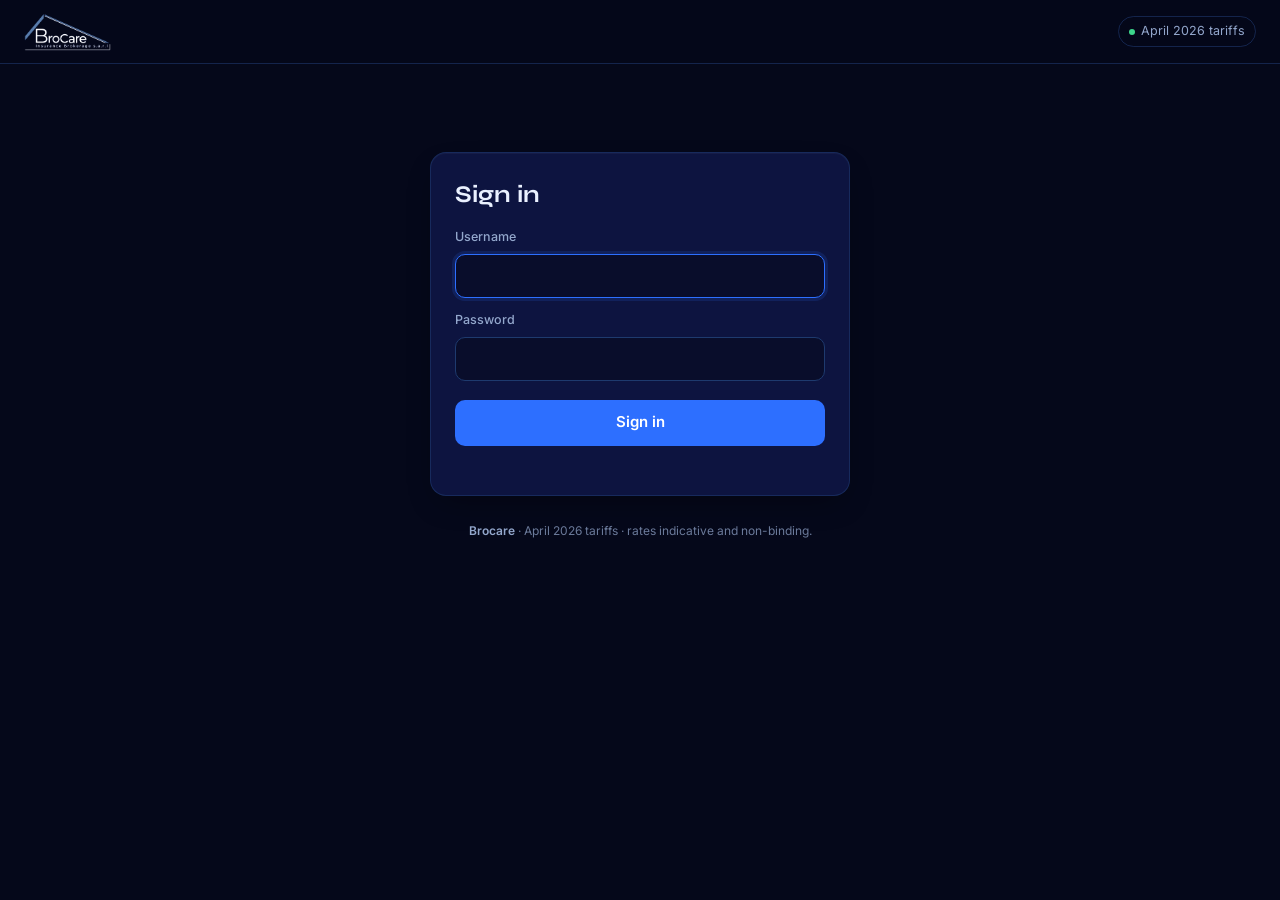
<file: docs/index.html>
<!doctype html>
<html lang="en"><head><meta charset="utf-8">
<meta name="viewport" content="width=device-width,initial-scale=1">
<title>BroCare · Document Studio</title>
<script src="../users.js"></script><script src="../auth.js"></script><script src="../brand.js"></script><script>BrocareAuth.gate('../');</script>

<style id="fontCSS">
@font-face{font-family:'Syne';src:url([data-uri]) format('woff2');font-weight:400 800;font-display:block;}
@font-face{font-family:'InterV';src:url([data-uri]) format('woff2');font-weight:100 900;font-display:block;}
</style>

<style>
:root{
  --bg:#F4F6F9; --surface:#FFFFFF; --surface2:#EBEFF4;
  --ink:#16233A; --ink2:#5A6B85; --line:#D8DFE9;
  --accent:#0E7C86; --accent-ink:#FFFFFF; --accent-soft:#0E7C8618;
  --brand:#12324B;
}
@media (prefers-color-scheme:dark){
  :root{ --bg:#0D1522; --surface:#16202F; --surface2:#1E2A3C;
    --ink:#E8EDF5; --ink2:#8FA0B8; --line:#2A3850;
    --accent:#3BC9CF; --accent-ink:#08222A; --accent-soft:#3BC9CF1F;
    --brand:#E8EDF5; }
}
*{box-sizing:border-box}
body{margin:0;background:var(--bg);color:var(--ink);font-family:'InterV',system-ui,sans-serif;
  font-size:14px;line-height:1.55;-webkit-font-smoothing:antialiased;}
.top{display:flex;align-items:center;justify-content:space-between;gap:16px;padding:14px 20px;
  background:var(--surface);border-bottom:1px solid var(--line);position:sticky;top:0;z-index:20;}
.top .bm{display:flex;align-items:center;gap:11px;}
.top .dot{width:26px;height:26px;border-radius:7px;background:var(--brand);display:grid;place-items:center;
  color:#fff;font-family:'Syne';font-weight:800;font-size:12px;}
@media (prefers-color-scheme:dark){ .top .dot{background:var(--accent);color:var(--accent-ink);} }
.top .t1{font-family:'Syne';font-weight:700;font-size:15px;letter-spacing:-.01em;}
.top .t2{font-size:11px;color:var(--ink2);}
.actions{display:flex;gap:8px;flex-wrap:wrap;}
button{font:inherit;cursor:pointer;border-radius:9px;border:1px solid var(--line);background:var(--surface2);
  color:var(--ink);padding:9px 14px;font-weight:600;font-size:13px;transition:.15s;}
button:hover{border-color:var(--accent);}
button:focus-visible{outline:2px solid var(--accent);outline-offset:2px;}
button.pri{background:var(--accent);color:var(--accent-ink);border-color:var(--accent);}
button.sm{padding:6px 10px;font-size:12px;}

.layout{display:grid;grid-template-columns:394px 1fr;align-items:start;}
@media (max-width:980px){ .layout{grid-template-columns:1fr;} }
.rail{padding:18px 20px 60px;border-right:1px solid var(--line);background:var(--surface);
  min-height:calc(100vh - 56px);}
.stage{padding:26px 20px 70px;overflow:auto;}

.seg{display:grid;grid-auto-flow:column;gap:4px;background:var(--surface2);padding:4px;border-radius:11px;
  border:1px solid var(--line);}
.seg button{background:transparent;border:0;padding:9px 6px;border-radius:8px;font-size:12.5px;}
.seg button[aria-pressed="true"]{background:var(--accent);color:var(--accent-ink);}

h2.sec{font-family:'Syne';font-weight:700;font-size:11px;letter-spacing:.15em;text-transform:uppercase;
  color:var(--ink2);margin:22px 0 10px;}
.field{margin-bottom:11px;}
.field label{display:block;font-size:11.5px;color:var(--ink2);margin-bottom:4px;font-weight:600;}
input,textarea,select{width:100%;font:inherit;font-size:13px;padding:9px 11px;border-radius:9px;
  border:1px solid var(--line);background:var(--bg);color:var(--ink);}
input:focus,textarea:focus,select:focus{outline:2px solid var(--accent);outline-offset:1px;border-color:var(--accent);}
textarea{min-height:66px;resize:vertical;line-height:1.5;}
.row2{display:grid;grid-template-columns:1fr 1fr;gap:9px;}
.rowlist{display:grid;gap:8px;}
.mini{background:var(--bg);border:1px solid var(--line);border-radius:11px;padding:10px;display:grid;gap:8px;}
.mini .hd{display:flex;justify-content:space-between;align-items:center;}
.mini .hd b{font-size:12px;}
.del{border:0;background:transparent;color:var(--ink2);padding:4px 7px;font-size:15px;line-height:1;}
.del:hover{color:#C0392B;}
.hint{font-size:11px;color:var(--ink2);margin-top:6px;line-height:1.5;}
.banner{background:var(--accent-soft);border:1px solid var(--accent);border-radius:11px;padding:11px 13px;
  font-size:12px;margin-bottom:16px;}

.stagebar{display:flex;justify-content:space-between;align-items:center;gap:12px;margin-bottom:16px;flex-wrap:wrap;}
.zoomctl{display:flex;align-items:center;gap:8px;font-size:12px;color:var(--ink2);}
.frame{overflow:auto;}
.scaler{transform-origin:top left;}
.warn{display:none;background:#B4540A18;border:1px solid #B4540A;color:#B4540A;
  border-radius:10px;padding:10px 13px;font-size:12.5px;margin-bottom:14px;font-weight:600;}
@media (prefers-color-scheme:dark){ .warn{color:#F0A35E;border-color:#F0A35E;background:#F0A35E18;} }
@media print{ .warn{display:none !important;} }
</style>

<style id="sheetCSS">
/* Self-contained: this block is injected verbatim into the PNG-export SVG,
   which does NOT inherit the app-chrome reset — so it must carry its own. */
.sheet,.sheet *{box-sizing:border-box;margin:0;padding:0;}
.sheet{background:#fff;color:#0E1730;position:relative;overflow:hidden;font-family:'InterV',sans-serif;
  box-shadow:0 18px 50px rgba(5,8,26,.20);line-height:1.55;}
.sheet.a4{width:794px;height:1123px;}
.sheet.card{width:480px;height:600px;background:#05081A;color:#fff;}
.sheet .tab{font-variant-numeric:tabular-nums lining-nums;}
.sheet .lbl{font-size:8px;letter-spacing:.19em;text-transform:uppercase;color:#8194AE;font-weight:600;}
.sheet .val{font-size:12.5px;color:#0E1730;font-weight:500;}
.sheet .mast{height:106px;background:#05081A;padding:0 46px;display:flex;align-items:center;justify-content:space-between;}
.sheet .mast img{height:68px;}
.sheet .mast .r{text-align:right;}
.sheet .mast .r .t{font-family:'Syne';font-weight:700;font-size:14px;color:#fff;}
.sheet .mast .r .s{font-size:8.5px;letter-spacing:.18em;text-transform:uppercase;color:#4FC3F7;margin-top:4px;}
.sheet .intro{display:grid;grid-template-columns:repeat(4,1fr);gap:18px;margin:26px 46px;
  padding-bottom:20px;border-bottom:1px solid #DBE3EF;}
.sheet .intro .val{margin-top:5px;}
.sheet .fine{position:absolute;left:46px;right:46px;bottom:112px;font-size:8.5px;color:#8194AE;line-height:1.65;}
.sheet .foot{position:absolute;left:0;right:0;bottom:0;height:88px;background:#05081A;padding:0 46px;
  display:flex;align-items:center;justify-content:space-between;}
.sheet .foot .c{font-size:9.5px;color:rgba(255,255,255,.72);line-height:1.75;}
.sheet .foot .c b{color:#4FC3F7;font-weight:600;}
.sheet .foot .sig .n{font-family:'Syne';font-weight:700;font-size:12px;color:#fff;text-align:right;}
.sheet h3{font-family:'Syne';font-weight:700;font-size:13px;letter-spacing:.13em;text-transform:uppercase;
  margin:26px 46px 12px;color:#0E1730;}
.sheet .steps{display:grid;grid-template-columns:repeat(3,1fr);gap:24px;margin:0 46px;}
.sheet .steps .st{padding-top:11px;border-top:1px solid #DBE3EF;}
.sheet .steps .st .n{font-family:'InterV';font-weight:700;font-size:10.5px;color:#4FC3F7;letter-spacing:.14em;
  font-variant-numeric:tabular-nums;}
.sheet .steps .st .t{font-size:11px;font-weight:600;margin-top:6px;color:#0E1730;}
.sheet .steps .st .d{font-size:9.5px;color:#5C6D87;margin-top:3px;line-height:1.5;}
.sheet .callout{margin:30px 46px 0;background:#F4F7FB;border-left:2px solid #4FC3F7;padding:16px 20px;
  font-size:11px;color:#5C6D87;line-height:1.65;}
.sheet .cols{padding:0 46px;display:grid;}
.sheet .rowlbl{font-size:11px;color:#5C6D87;padding:13px 14px 13px 0;border-bottom:1px solid #EDF1F7;
  display:flex;align-items:center;min-height:44px;}
.sheet .col{border-bottom:1px solid #EDF1F7;min-height:44px;display:flex;align-items:center;
  justify-content:center;font-size:12px;font-weight:600;text-align:center;padding:0 6px;}
.sheet .col.a{background:#F4F7FB;}
.sheet .yes{color:#1A3BDB;font-size:15px;}
.sheet .no{color:#B9C5D6;font-size:14px;}
.sheet .chead{padding:15px 12px 14px;text-align:center;border-bottom:2px solid #05081A;}
.sheet .chead.a{background:#F4F7FB;border-bottom-color:#4FC3F7;position:relative;}
.sheet .chead .cn{font-family:'Syne';font-weight:700;font-size:14px;line-height:1.25;letter-spacing:-.01em;}
.sheet .chead .cs{font-size:8.5px;color:#8194AE;margin-top:4px;letter-spacing:.09em;text-transform:uppercase;}
.sheet .chip-rec{position:absolute;top:-9px;left:50%;transform:translateX(-50%);background:#4FC3F7;color:#05081A;
  font-size:7px;font-weight:700;letter-spacing:.15em;text-transform:uppercase;padding:3px 9px;white-space:nowrap;}
.sheet .plbl{font-family:'Syne';font-weight:700;font-size:11.5px;letter-spacing:.11em;text-transform:uppercase;
  color:#0E1730;border-bottom:none;padding-top:20px;align-items:flex-start;}
.sheet .pcol{border-bottom:none;padding-top:16px;flex-direction:column;gap:3px;min-height:78px;justify-content:flex-start;}
.sheet .pcol .amt{font-family:'InterV';font-weight:800;font-size:23px;letter-spacing:-.01em;color:#05081A;
  line-height:1;font-variant-numeric:tabular-nums lining-nums;}
.sheet .pcol .amt .cur{font-size:11px;font-weight:600;color:#5C6D87;vertical-align:3px;margin-right:3px;letter-spacing:.02em;}
.sheet .pcol .per{font-size:9px;color:#8194AE;letter-spacing:.06em;}
.sheet .pcol.a .amt{color:#1A3BDB;}
.sheet .inv-meta{display:grid;grid-template-columns:1fr 1fr;gap:30px;margin:26px 46px;padding-bottom:22px;
  border-bottom:1px solid #DBE3EF;}
.sheet .inv-meta .val{margin-top:6px;font-size:13.5px;font-weight:600;}
.sheet .inv-meta .sub{font-size:11px;color:#5C6D87;margin-top:3px;line-height:1.55;}
.sheet table.items{width:100%;border-collapse:collapse;font-size:12px;}
.sheet table.items thead th{background:#05081A;color:#fff;font-weight:600;font-size:8.5px;letter-spacing:.16em;
  text-transform:uppercase;padding:9px 14px;text-align:left;}
.sheet table.items thead th:last-child{text-align:right;}
.sheet table.items tbody td{padding:11px 14px;border-bottom:1px solid #E8EDF5;color:#2A3A55;}
.sheet table.items tbody td:last-child{text-align:right;font-weight:600;color:#0E1730;
  font-variant-numeric:tabular-nums lining-nums;}
.sheet .totbox{margin:24px 46px 0;display:flex;justify-content:flex-end;}
.sheet .totgrid{min-width:290px;}
.sheet .totrow{display:flex;justify-content:space-between;gap:24px;padding:8px 0;font-size:12px;color:#5C6D87;}
.sheet .totrow span:last-child{font-variant-numeric:tabular-nums lining-nums;color:#0E1730;font-weight:600;}
.sheet .totrow.grand{border-top:2px solid #05081A;margin-top:8px;padding-top:13px;}
.sheet .totrow.grand span:first-child{font-family:'Syne';font-weight:700;font-size:12px;letter-spacing:.11em;
  text-transform:uppercase;color:#0E1730;}
.sheet .totrow.grand span:last-child{font-family:'InterV';font-weight:800;font-size:23px;color:#1A3BDB;letter-spacing:-.01em;}
.sheet .pay{margin:28px 46px 0;background:#F4F7FB;border-left:2px solid #4FC3F7;padding:15px 19px;}
.sheet .pay .k{font-size:8px;letter-spacing:.19em;text-transform:uppercase;color:#8194AE;font-weight:600;}
.sheet .pay .v{font-size:12px;color:#0E1730;margin-top:5px;font-weight:600;}
.sheet .pay .n{font-size:10px;color:#5C6D87;margin-top:5px;line-height:1.55;}
.sheet.card .in{padding:34px 34px 0;display:flex;flex-direction:column;height:100%;position:relative;}
.sheet.card .glow{position:absolute;width:420px;height:420px;border-radius:50%;top:-210px;right:-170px;
  background:radial-gradient(circle,rgba(45,111,255,.34),transparent 68%);}
.sheet.card .hd{display:flex;justify-content:space-between;align-items:flex-start;position:relative;}
.sheet.card .hd img{height:44px;}
.sheet.card .hd .r{text-align:right;}
.sheet.card .hd .r .k{font-size:7.5px;letter-spacing:.18em;text-transform:uppercase;color:rgba(255,255,255,.45);}
.sheet.card .hd .r .v{font-size:10.5px;font-weight:600;color:#4FC3F7;margin-top:3px;letter-spacing:.03em;}
.sheet.card .who{margin-top:26px;position:relative;}
.sheet.card .who .k{font-size:7.5px;letter-spacing:.19em;text-transform:uppercase;color:rgba(255,255,255,.45);}
.sheet.card .who .n{font-family:'Syne';font-weight:700;font-size:19px;color:#fff;margin-top:6px;}
.sheet.card .who .s{font-size:11px;color:rgba(255,255,255,.62);margin-top:4px;}
.sheet.card .figw{margin-top:20px;padding:20px 0 18px;border-top:1px solid rgba(79,195,247,.28);
  border-bottom:1px solid rgba(255,255,255,.10);position:relative;}
.sheet.card .figw .k{font-size:7.5px;letter-spacing:.19em;text-transform:uppercase;color:rgba(255,255,255,.45);}
.sheet.card .figw .fig{font-family:'InterV',system-ui,sans-serif;font-weight:700;font-size:29px;line-height:1.05;
  letter-spacing:-.015em;font-variant-numeric:tabular-nums;color:#fff;margin-top:8px;}
.sheet.card .figw .fig .cur{font-size:13px;color:#4FC3F7;vertical-align:7px;margin-right:5px;letter-spacing:0;font-weight:600;}
.sheet.card .figw .fig .per{font-size:11px;color:rgba(255,255,255,.5);font-weight:400;letter-spacing:0;
  vertical-align:4px;margin-left:6px;}
.sheet.card .chips{margin-top:18px;display:grid;grid-template-columns:1fr 1fr;gap:9px;position:relative;}
.sheet.card .chip{background:rgba(255,255,255,.055);border:1px solid rgba(255,255,255,.10);padding:9px 11px;}
.sheet.card .chip.wide{grid-column:1 / -1;}
/* three detail chips (the health quoter's Insurer / Plan / Out-patient) sit on one row */
.sheet.card .chips.c3{grid-template-columns:repeat(3,1fr);}
.sheet.card .chip.hl{background:rgba(79,195,247,.10);border-color:rgba(79,195,247,.34);}
.sheet.card .chip .k{font-size:7.5px;letter-spacing:.15em;text-transform:uppercase;color:#4FC3F7;}
.sheet.card .chip .v{font-size:11px;color:#fff;font-weight:500;margin-top:3px;}
.sheet.card .chip .v.desc{font-size:10px;font-weight:400;line-height:1.55;color:rgba(255,255,255,.86);}
.sheet.card .chip .dobs{font-size:9px;color:rgba(255,255,255,.58);margin-top:4px;line-height:1.6;
  font-variant-numeric:tabular-nums;}
.sheet.card .valid{margin-top:auto;font-size:9.5px;color:rgba(255,255,255,.55);position:relative;line-height:1.6;}
.sheet.card .cta{margin-top:15px;padding:15px 0 20px;border-top:1px solid rgba(255,255,255,.10);
  display:flex;justify-content:space-between;align-items:flex-end;position:relative;}
.sheet.card .cta .l .t{font-family:'Syne';font-weight:700;font-size:12.5px;color:#fff;}
.sheet.card .cta .l .p{font-size:11px;color:#4FC3F7;margin-top:4px;font-weight:600;letter-spacing:.02em;}
.sheet.card .cta .rr{text-align:right;font-size:8px;color:rgba(255,255,255,.42);line-height:1.65;}

/* ---- cover guide: three A4 pages ---- */
.gpages{display:grid;gap:26px;}
.sheet.guide .gb{padding:24px 46px 0;}
.sheet.guide .gmeta{display:grid;grid-template-columns:repeat(3,1fr);gap:22px;padding-bottom:20px;border-bottom:1px solid #E4E9F2;}
.sheet.guide .gmeta .val{margin-top:5px;}
.sheet.guide .gh2{font-family:'Syne';font-weight:700;font-size:19px;letter-spacing:-.01em;margin-top:24px;color:#0E1730;}
.sheet.guide .glead{font-size:11.5px;color:#5C6D87;margin-top:6px;line-height:1.55;max-width:620px;}
.sheet.guide .gcars{display:grid;gap:14px;margin-top:16px;}
.sheet.guide .gcar{border-radius:13px;padding:16px 18px;background:#F4F7FB;}
.sheet.guide .gcar.dk{background:#05081A;color:#fff;}
.sheet.guide .gcar .n{font-family:'Syne';font-weight:700;font-size:14px;line-height:1.2;}
.sheet.guide .gcar .y{font-size:10px;color:#8194AE;margin-top:3px;}
.sheet.guide .gcar .p{margin-top:12px;font-size:10.5px;line-height:1.7;}
.sheet.guide .gcar .p b{font-weight:600;}
.sheet.guide .gcar .pr{margin-top:10px;font-size:19px;font-weight:700;white-space:nowrap;letter-spacing:-.01em;}
.sheet.guide .gcar .pr small{font-size:9.5px;font-weight:500;color:#8194AE;}
.sheet.guide .gar{color:#8194AE;font-size:.92em;font-weight:500;}
.sheet.guide .gcar.dk .gar,.sheet.guide .gcv.dk .gar{color:#9AA7C4;}
.sheet.guide .glist{display:grid;grid-template-columns:1fr 1fr;gap:10px 26px;margin-top:14px;}
.sheet.guide .git{display:flex;gap:10px;font-size:11px;line-height:1.5;color:#0E1730;}
.sheet.guide .git > i{flex:none;width:18px;height:18px;border-radius:50%;background:#E5EEFC;color:#1A3BDB;display:flex;align-items:center;justify-content:center;font-style:normal;font-weight:700;font-size:9px;margin-top:1px;}
.sheet.guide .git.no > i{background:#F6EDE6;color:#B5651D;}
.sheet.guide .git b{font-weight:600;}
.sheet.guide .gt{width:100%;border-collapse:collapse;margin-top:16px;font-size:10.5px;}
.sheet.guide .gt th{font-family:'Syne';font-weight:700;font-size:11px;text-align:left;padding:9px 9px;border-bottom:2px solid #05081A;vertical-align:bottom;}
.sheet.guide .gt th small{display:block;font-family:'InterV';font-weight:500;font-size:8.5px;color:#8194AE;margin-top:2px;}
.sheet.guide .gt td{padding:7px 9px;border-bottom:1px solid #EDF1F7;vertical-align:top;line-height:1.45;font-weight:500;}
.sheet.guide .gt td:first-child{color:#5C6D87;width:38%;font-weight:400;}
.sheet.guide .gt .gy{color:#1A3BDB;}
.sheet.guide .gt .gd{color:#8194AE;}
.sheet.guide .gnote{margin-top:16px;background:#F4F7FB;border-left:3px solid #4FC3F7;padding:12px 18px;font-size:10.5px;line-height:1.55;color:#5C6D87;}
.sheet.guide .gnote b{color:#0E1730;}
.sheet.guide .gsteps{display:grid;grid-template-columns:repeat(3,1fr);gap:18px;margin-top:12px;}
.sheet.guide .gst{border-top:1px solid #DBE3EF;padding-top:10px;}
.sheet.guide .gst .k{font-family:'Syne';color:#4FC3F7;font-weight:700;font-size:11px;letter-spacing:.1em;}
.sheet.guide .gst .t{font-weight:600;font-size:11.5px;margin-top:5px;}
.sheet.guide .gst .d{font-size:10.5px;color:#5C6D87;margin-top:3px;line-height:1.5;}
.sheet.guide .gcov{display:grid;grid-template-columns:1fr 1fr;gap:12px;margin-top:14px;}
.sheet.guide .gcv{border-radius:13px;padding:12px 17px;background:#F4F7FB;}
.sheet.guide .gcv .h{display:flex;justify-content:space-between;align-items:baseline;gap:10px;}
.sheet.guide .gcv b{font-family:'Syne';font-size:13px;font-weight:700;}
.sheet.guide .gcv p{font-size:10.5px;color:#5C6D87;margin-top:4px;line-height:1.5;}
.sheet.guide .gcv.dk{background:#05081A;color:#fff;}
.sheet.guide .gcv.dk p{color:#B8C3DA;}
.sheet.guide .gcv.wide{grid-column:span 2;}
.sheet.guide .gpn{position:absolute;right:46px;bottom:98px;font-size:8.5px;color:#8194AE;}
.sheet.guide .fine{right:110px;}
</style>

<style id="pageRule">@page{size:210mm 297mm;margin:0}</style>
<style>
*{-webkit-print-color-adjust:exact;print-color-adjust:exact;}
@media print{
  .top,.rail,.stagebar{display:none !important;}
  .layout{grid-template-columns:1fr !important;}
  .stage{padding:0 !important;overflow:visible !important;}
  .frame{overflow:visible !important;height:auto !important;}
  .scaler{transform:none !important;}
  .sheet{box-shadow:none !important;}
  .gpages{display:block !important;}
  .gpages .sheet{break-after:page;page-break-after:always;}
  .gpages .sheet:last-child{break-after:auto;page-break-after:auto;}
  body{background:#fff;}
}
</style>
<style>
  .backlink{
    display:block;text-decoration:none;color:#64748b;
    font-size:13px;font-weight:700;padding:10px 16px 0;
  }
  .backlink:hover{color:#0E7C86}
  @media print{ .backlink{display:none} }
</style>
<link rel="stylesheet" href="../brocare-theme.css">
</head><body>

<a class="backlink" href="../">‹ All Brocare tools</a>

<div class="top">
  <div class="bm">
    <div class="dot">B</div>
    <div><div class="t1">Document Studio</div><div class="t2">BroCare Insurance Brokerage SARL</div></div>
  </div>
  <div class="actions">
    <button id="btnWa" class="pri" style="display:none">Send on WhatsApp</button>
    <button id="btnPng">Download PNG</button>
    <button id="btnPdf" class="pri">Download PDF</button>
  </div>
</div>

<div class="layout">
  <div class="rail">
    <div id="prefillBanner" class="banner" style="display:none"></div>
    <div class="seg" role="group" aria-label="Document type">
      <button data-t="card"       aria-pressed="true">Offer card</button>
      <button data-t="comparison" aria-pressed="false">Comparison</button>
      <button data-t="invoice"    aria-pressed="false">Invoice</button>
      <button data-t="guide"      aria-pressed="false">Cover guide</button>
    </div>
    <div id="form"></div>
  </div>

  <div class="stage">
    <div class="stagebar">
      <div class="zoomctl">
        <label for="zoom">Preview size</label>
        <input id="zoom" type="range" min="30" max="110" value="80" style="width:150px">
        <span id="zoomv">80%</span>
      </div>
      <div class="zoomctl" id="sizeNote"></div>
    </div>
    <div class="warn" id="warn"></div>
    <div class="frame" id="frame"><div class="scaler" id="scaler"></div></div>
  </div>
</div>

<script>
const LOGO = "[data-uri]";
const $ = id => document.getElementById(id);
const esc = s => String(s==null?'':s).replace(/[&<>"]/g, c => ({'&':'&amp;','<':'&lt;','>':'&gt;','"':'&quot;'}[c]));
const money = n => Number(n||0).toLocaleString('en-US');

/* dates are the local calendar day: toISOString() is UTC, a day behind in Beirut until 03:00 */
const isoLocal = d => d.getFullYear()+'-'+String(d.getMonth()+1).padStart(2,'0')+'-'+String(d.getDate()).padStart(2,'0');
function todayISO(){ return isoLocal(new Date()); }
function fmtDate(iso){
  if(!iso) return '';
  const d=new Date(iso+'T00:00:00'); if(isNaN(d)) return esc(iso);   /* it goes into the page as HTML */
  return d.getDate()+' '+d.toLocaleString('en-GB',{month:'long'})+' '+d.getFullYear();
}
function addDays(iso,n){
  const d=new Date(iso+'T00:00:00'); if(isNaN(d)) return iso;
  d.setDate(d.getDate()+Number(n||0)); return isoLocal(d);
}

const D = {
  type:'card', line:'medical',
  client:'Rida Family', sub:'Medical insurance · 5 members',
  ref:'BRC-H-2026-0001', issued:todayISO(), validDays:14,
  price:4150, priceLabel:'Annual premium', per:'/ year',
  chips:[ {k:'Plan',v:'SP Smart'}, {k:'Out-patient',v:'85% covered'} ],
  desc:'', descLabel:'Hospital network', members:'',
  options:[
    {name:'SP Smart Plus', tag:'Wider network', price:5835},
    {name:'SP Smart',      tag:'Lower premium', price:4150}
  ],
  rows:[
    {label:'Members covered', values:['5','5']},
    {label:'Out-patient (ambulatory)', values:['85%','85%']},
    {label:'AUBMC', values:['yes','no']}
  ],
  recommended:-1, note:'',
  steps:null, validUntil:'', mastSub:'',
  gInsurer:'Fidelity', gHotline:'1575',
  gCars:[
    {name:'Toyota Land Cruiser', year:2024, plan:'Prime Drive', si:60000, price:1590, sports:'no'},
    {name:'Kia Sportage', year:2019, plan:'Smart Drive', si:18000, price:675, sports:'no'}
  ],
  gStart:'The prices and limits are for cover that starts before 1 November 2026.',
  gNote:'Starting on or after 1 November 2026? The insurer\u2019s new tariff applies from that date. The prices change, and so do some limits. If your cover starts on or after 1 November, we will send you an updated offer.',
  gSource:'Limits from the insurer\u2019s Motor All Risk tariff for private cars, effective 1 April 2026. This is a summary; the policy wording applies in every case.',
  items:[{desc:'Annual premium, medical insurance', amount:4150}],
  discounts:[],
  invNo:'INV-2026-0001', dueDays:14,
  clientAddr:'', policyRef:'', insurer:'', period:''
};

/* Comparison starters: one for medical, one for motor. Picking one loads its rows and wording. */
const STEPS = {
  medical:[
    {t:'Tell us which plan', d:'Reply with your choice by email or WhatsApp.'},
    {t:'We bind the cover', d:'We place the risk and agree inception with the insurer.'},
    {t:'Documents issued', d:'Policy and cards delivered within 2 to 5 working days.'}],
  motor:[
    {t:'Confirm your choice', d:'Reply by email or WhatsApp with the vehicles you want covered.'},
    {t:'We place the cover', d:'We confirm the terms with the insurer and agree the start date.'},
    {t:'Documents issued', d:'Policy and cards delivered within 2 to 5 working days.'}]
};
const STARTER = {
  medical:{ sub:'Medical insurance', mastSub:'',
    options:[{name:'SP Smart Plus',tag:'Wider network',price:5835},{name:'SP Smart',tag:'Lower premium',price:4150}],
    rows:[{label:'Members covered',values:['5','5']},{label:'Out-patient (ambulatory)',values:['85%','85%']},{label:'AUBMC',values:['yes','no']}] },
  motor:{ sub:'Motor insurance', mastSub:'',
    options:[{name:'Vehicle 1',tag:'Year',price:0},{name:'Vehicle 2',tag:'Year',price:0}],
    rows:[{label:'Insurer',values:['','']},{label:'Cover',values:['','']},{label:'Agency repair',values:['yes','no']},
          {label:'Compulsory BI (إلزامي)',values:['yes','yes']},{label:'Sum insured',values:['','']}] }
};
function steps(){ return D.steps || STEPS[D.line==='motor'?'motor':'medical']; }

(function prefill(){
  const h = location.hash;
  if(!h || h.length<8) return;
  try{
    const b64 = h.slice(1).replace(/^data=/,'');
    const raw = decodeURIComponent(Array.prototype.map.call(atob(b64),
      c => '%'+('00'+c.charCodeAt(0).toString(16)).slice(-2)).join(''));
    const p = JSON.parse(raw);
    Object.keys(p).forEach(k => { if(p[k]!==undefined && p[k]!==null) D[k]=p[k]; });
    const b=$('prefillBanner');
    b.style.display='block';
    b.innerHTML='<b>Loaded from the '+esc(p.line==='motor'?'motor':'health')+' quoter.</b> '+
      'Client, cover and the final price you confirmed are filled in, and everything stays editable.';
  }catch(e){ console.warn('prefill failed', e); }
})();

function field(label, key, type){
  const v = D[key]==null?'':D[key];
  if(type==='textarea')
    return '<div class="field"><label for="f_'+key+'">'+label+'</label>'+
      '<textarea id="f_'+key+'" data-k="'+key+'">'+esc(v)+'</textarea></div>';
  return '<div class="field"><label for="f_'+key+'">'+label+'</label>'+
    '<input id="f_'+key+'" data-k="'+key+'" type="'+(type||'text')+'" value="'+esc(v)+'"></div>';
}

function buildForm(){
  let h = '<h2 class="sec">Client</h2>';
  h += field('Client name','client');
  h += field('Sub-line (cover, members…)','sub');
  h += '<div class="row2">'+field('Reference','ref')+field('Date issued','issued','date')+'</div>';

  if(D.type==='card'){
    h += '<h2 class="sec">Headline price</h2>';
    h += '<div class="row2">'+field('Price (numbers only)','price','number')+field('Valid for (days)','validDays','number')+'</div>';
    h += '<div class="row2">'+field('Price label','priceLabel')+field('Period suffix','per')+'</div>';
    h += '<h2 class="sec">Detail chips</h2><div class="rowlist" id="chipList"></div>';
    h += '<button class="sm" id="addChip" style="margin-top:8px">+ Add chip</button>';
    h += '<h2 class="sec">Wide blocks (optional)</h2>';
    h += field('Block label','descLabel');
    h += field('Description (leave blank to hide)','desc','textarea');
    h += field('Members / dates of birth (leave blank to hide)','members','textarea');
  }

  if(D.type==='comparison'){
    h += '<h2 class="sec">Comparison for</h2><div class="seg" id="lineSeg" style="margin:0">'+
      '<button data-l="motor" aria-pressed="'+(D.line==='motor')+'">Motor</button>'+
      '<button data-l="medical" aria-pressed="'+(D.line!=='motor')+'">Medical</button></div>'+
      '<div class="hint">Switching loads that line&rsquo;s starting rows and next steps. Everything stays editable.</div>';
    h += field('Heading under "Your Options" (blank: "N plans compared")','mastSub');
    h += '<h2 class="sec">Options</h2><div class="rowlist" id="optList"></div>';
    h += '<button class="sm" id="addOpt" style="margin-top:8px">+ Add option</button>';
    h += '<div class="field" style="margin-top:14px"><label for="f_rec">Flag as recommended</label>'+
         '<select id="f_rec" data-k="recommended"><option value="-1">None</option></select></div>';
    h += '<h2 class="sec">Comparison rows</h2><div class="rowlist" id="rowList"></div>';
    h += '<button class="sm" id="addRow" style="margin-top:8px">+ Add row</button>';
    h += '<div class="hint">Type <b>yes</b> or <b>no</b> in a cell to show a tick or a dash. Anything else prints as text.</div>';
    h += '<h2 class="sec">Callout</h2>';
    h += field('Explanatory note (leave blank to hide)','note','textarea');
    h += '<div class="row2">'+field('Valid for (days)','validDays','number')+field('Or valid until (exact date)','validUntil','date')+'</div>';
    h += '<h2 class="sec">Next steps</h2><div class="rowlist" id="stepList"></div>';
  }

  if(D.type==='guide'){
    h += '<div class="row2">'+field('Insurer','gInsurer')+field('Insurer call center','gHotline')+'</div>';
    h += '<h2 class="sec">Cars (up to 3)</h2><div class="rowlist" id="carList"></div>';
    h += '<button class="sm" id="addCar" style="margin-top:8px">+ Add car</button>';
    h += '<div class="hint">Plan: type <b>Prime Drive</b> or <b>Smart Drive</b>. Sports car: <b>yes</b> or <b>no</b>. '+
         'The limits on page 2 follow from the plan, the year and the sum insured, on the April 2026 motor tariff.</div>';
    h += '<h2 class="sec">Tariff wording</h2>';
    h += field('Line under the cars (page 1)','gStart','textarea');
    h += field('Note under the limits (page 2)','gNote','textarea');
    h += field('Source line (page 2)','gSource','textarea');
  }

  if(D.type==='invoice'){
    h += '<h2 class="sec">Invoice</h2>';
    h += '<div class="row2">'+field('Invoice number','invNo')+field('Payable within (days)','dueDays','number')+'</div>';
    h += field('Client address','clientAddr');
    h += '<div class="row2">'+field('Insurer','insurer')+field('Policy reference','policyRef')+'</div>';
    h += field('Period of cover','period');
    h += '<h2 class="sec">Line items</h2><div class="rowlist" id="itemList"></div>';
    h += '<button class="sm" id="addItem" style="margin-top:8px">+ Add item</button>';
    h += '<h2 class="sec">Discounts</h2><div class="rowlist" id="discList"></div>';
    h += '<button class="sm" id="addDisc" style="margin-top:8px">+ Add discount</button>';
    h += '<div class="hint">The total is all-inclusive: the invoice states that applicable government fees are included.</div>';
  }

  $('form').innerHTML = h;

  $('form').querySelectorAll('[data-k]').forEach(el=>{
    el.addEventListener('input', ()=>{
      const k=el.dataset.k;
      D[k] = (el.type==='number'||k==='recommended') ? Number(el.value) : el.value;
      render();
    });
  });

  if(D.type==='card'){
    paintChips();
    $('addChip').onclick=()=>{D.chips.push({k:'Label',v:'Value'});buildForm();render();};
  }
  if(D.type==='comparison'){
    paintOpts(); paintRows();
    $('addOpt').onclick=()=>{ if(D.options.length>=3) return;
      D.options.push({name:'New plan',tag:'',price:0});
      D.rows.forEach(r=>r.values.push('')); buildForm(); render(); };
    $('addRow').onclick=()=>{ D.rows.push({label:'New row',values:D.options.map(()=> '')}); buildForm(); render(); };
    const sel=$('f_rec');
    D.options.forEach((o,i)=>{ const op=document.createElement('option');
      op.value=i; op.textContent=o.name||('Option '+(i+1)); sel.appendChild(op); });
    sel.value=String(D.recommended);
    if(!D.steps) D.steps = steps().map(s=>({t:s.t,d:s.d}));
    listBlock('stepList', D.steps, [{label:'Title',key:'t'},{label:'Line',key:'d'}], ()=>{buildForm();render();});
    $('lineSeg').querySelectorAll('button').forEach(b=>b.onclick=()=>{
      const l=b.dataset.l, s=STARTER[l];
      D.line=l; D.sub=s.sub; D.mastSub=s.mastSub;
      D.options=JSON.parse(JSON.stringify(s.options)); D.rows=JSON.parse(JSON.stringify(s.rows));
      D.steps=STEPS[l].map(x=>({t:x.t,d:x.d})); D.recommended=-1;
      buildForm(); render();
    });
  }
  if(D.type==='guide'){
    listBlock('carList', D.gCars, [{label:'Car',key:'name'},{label:'Year',key:'year',type:'number'},{label:'Plan',key:'plan'},
      {label:'Sum insured (USD)',key:'si',type:'number'},{label:'Price (USD)',key:'price',type:'number'},{label:'Sports car',key:'sports'}],
      ()=>{buildForm();render();});
    $('addCar').onclick=()=>{ if(D.gCars.length>=3) return; D.gCars.push({name:'Car',year:2024,plan:'Smart Drive',si:20000,price:0,sports:'no'}); buildForm(); render(); };
  }
  if(D.type==='invoice'){
    paintItems(); paintDiscs();
    $('addItem').onclick=()=>{D.items.push({desc:'',amount:0});buildForm();render();};
    $('addDisc').onclick=()=>{D.discounts.push({label:'Discount',amount:0});buildForm();render();};
  }
}

function listBlock(container, arr, fields, onChange){
  const box=$(container); if(!box) return;
  box.innerHTML = arr.map((it,i)=>{
    const inner = fields.map(f =>
      '<div class="field" style="margin:0"><label>'+f.label+'</label>'+
      '<input data-i="'+i+'" data-f="'+f.key+'" type="'+(f.type||'text')+'" value="'+esc(it[f.key])+'"></div>'
    ).join('');
    return '<div class="mini"><div class="hd"><b>'+(i+1)+'</b>'+
      '<button class="del" data-del="'+i+'" aria-label="Remove">&times;</button></div>'+inner+'</div>';
  }).join('');
  box.querySelectorAll('input').forEach(el=>el.addEventListener('input',()=>{
    const f=fields.find(x=>x.key===el.dataset.f);
    arr[+el.dataset.i][el.dataset.f] = f.type==='number' ? Number(el.value) : el.value;
    render();
  }));
  box.querySelectorAll('[data-del]').forEach(b=>b.onclick=()=>{ arr.splice(+b.dataset.del,1); onChange(); });
}
const paintChips = ()=> listBlock('chipList', D.chips,
  [{label:'Label',key:'k'},{label:'Value',key:'v'}], ()=>{buildForm();render();});
const paintItems = ()=> listBlock('itemList', D.items,
  [{label:'Description',key:'desc'},{label:'Amount (USD)',key:'amount',type:'number'}], ()=>{buildForm();render();});
const paintDiscs = ()=> listBlock('discList', D.discounts,
  [{label:'Label',key:'label'},{label:'Amount (USD)',key:'amount',type:'number'}], ()=>{buildForm();render();});
const paintOpts  = ()=> listBlock('optList', D.options,
  [{label:'Plan name',key:'name'},{label:'Tagline',key:'tag'},{label:'Price (USD)',key:'price',type:'number'}],
  ()=>{ D.rows.forEach(r=>r.values.pop()); if(D.recommended>=D.options.length) D.recommended=-1;
        buildForm(); render(); });

function paintRows(){
  const box=$('rowList'); if(!box) return;
  box.innerHTML = D.rows.map((r,i)=>{
    const cells = r.values.map((v,j)=>
      '<div class="field" style="margin:0"><label>'+esc(D.options[j]?D.options[j].name:'Col '+(j+1))+'</label>'+
      '<input data-r="'+i+'" data-c="'+j+'" value="'+esc(v)+'"></div>').join('');
    return '<div class="mini"><div class="hd"><b>Row '+(i+1)+'</b>'+
      '<button class="del" data-delr="'+i+'" aria-label="Remove">&times;</button></div>'+
      '<div class="field" style="margin:0"><label>Row label</label>'+
      '<input data-rl="'+i+'" value="'+esc(r.label)+'"></div>'+
      '<div class="row2">'+cells+'</div></div>';
  }).join('');
  box.querySelectorAll('[data-rl]').forEach(el=>el.addEventListener('input',()=>{D.rows[+el.dataset.rl].label=el.value;render();}));
  box.querySelectorAll('[data-r]').forEach(el=>el.addEventListener('input',()=>{D.rows[+el.dataset.r].values[+el.dataset.c]=el.value;render();}));
  box.querySelectorAll('[data-delr]').forEach(b=>b.onclick=()=>{D.rows.splice(+b.dataset.delr,1);buildForm();render();});
}

/* Every document speaks for whoever is signed in: the employee who brings a
   client handles that client, so their WhatsApp, email and name go on it.
   The company line (address, central phone, company WhatsApp) stays first. */
function signer(){
  const me = window.BrocareAuth && BrocareAuth.current();
  return me || { name:'Ali Mohamad', whatsapp:'+961 76 743 111', email:'ali.m@brocareinsurance.com' };
}
function contactHtml(){
  const co = window.BROCARE_COMPANY || {address:'Beirut, Ein el Tineh, Mousaitbeh 5046, 4th Floor', phone:'+961 1 82 33 00', whatsapp:''};
  const me = signer(), dot = ' &nbsp;&middot;&nbsp; ';
  const line1 = [esc(co.address), '<b>'+esc(co.phone)+'</b>'].concat(co.whatsapp ? ['Company WhatsApp <b>'+esc(co.whatsapp)+'</b>'] : []).join(dot);
  const line2 = [].concat(me.whatsapp ? ['WhatsApp <b>'+esc(me.whatsapp)+'</b>'] : [], me.email ? [esc(me.email)] : []).join(dot);
  return line1 + (line2 ? '<br>'+line2 : '');
}
/* the number a client replies to: the sender's own WhatsApp, else the company's */
function replyNumber(){
  const co = window.BROCARE_COMPANY || {};
  return signer().whatsapp || co.whatsapp || co.phone || '+961 1 82 33 00';
}
const DISCLAIM = 'Indicative offer, subject to underwriting acceptance and the insurer&rsquo;s policy wording. '+
  'Premiums shown in USD. Cover begins only on written confirmation and receipt of premium.';

function cell(v){
  const t=String(v||'').trim().toLowerCase();
  if(t==='yes') return '<span class="yes">&check;</span>';
  if(t==='no')  return '<span class="no">&ndash;</span>';
  return esc(v);
}

function tplCard(){
  const validTo = fmtDate(addDays(D.issued, D.validDays));
  let chips = D.chips.map(c=>'<div class="chip"><div class="k">'+esc(c.k)+'</div><div class="v">'+esc(c.v)+'</div></div>').join('');
  if(D.desc) chips += '<div class="chip wide hl"><div class="k">'+esc(D.descLabel)+'</div>'+
                      '<div class="v desc">'+esc(D.desc)+'</div></div>';
  if(D.members) chips += '<div class="chip wide"><div class="k">Members</div>'+
                      '<div class="dobs">'+esc(D.members)+'</div></div>';
  return '<div class="sheet card"><div class="in"><div class="glow"></div>'+
    '<div class="hd"><img src="'+LOGO+'" alt="BroCare">'+
      '<div class="r"><div class="k">Reference</div><div class="v tab">'+esc(D.ref)+'</div></div></div>'+
    '<div class="who"><div class="k">Offer prepared for</div><div class="n">'+esc(D.client)+'</div>'+
      '<div class="s">'+esc(D.sub)+'</div></div>'+
    '<div class="figw"><div class="k">'+esc(D.priceLabel)+'</div>'+
      '<div class="fig tab"><span class="cur">USD</span>'+money(D.price)+
      '<span class="per">'+esc(D.per)+'</span></div></div>'+
    '<div class="chips'+(D.chips.length===3?' c3':'')+'">'+chips+'</div>'+
    '<div class="valid">Valid until '+validTo+' &middot; subject to underwriting acceptance</div>'+
    '<div class="cta"><div class="l"><div class="t">Reply to confirm</div>'+
      '<div class="p tab">'+esc(replyNumber())+'</div></div>'+
      '<div class="rr">BroCare Insurance Brokerage SARL<br>Beirut, Ein el Tineh, Mousaitbeh 5046, 4th Floor</div></div>'+
    '</div></div>';
}

function tplComparison(){
  const n=D.options.length, validTo=fmtDate(D.validUntil || addDays(D.issued,D.validDays));
  const gt='1.5fr '+Array(n).fill('1fr').join(' ');
  let heads='<div class="rowlbl" style="border-bottom:2px solid #05081A"></div>';
  D.options.forEach((o,i)=>{
    const a=i===D.recommended?' a':'';
    heads+='<div class="chead'+a+'">'+(a?'<div class="chip-rec">Recommended</div>':'')+
      '<div class="cn">'+esc(o.name)+'</div><div class="cs">'+esc(o.tag)+'</div></div>';
  });
  let body='';
  D.rows.forEach(r=>{
    body+='<div class="rowlbl">'+esc(r.label)+'</div>';
    for(let i=0;i<n;i++) body+='<div class="col'+(i===D.recommended?' a':'')+'">'+cell(r.values[i])+'</div>';
  });
  body+='<div class="rowlbl plbl">Annual premium</div>';
  D.options.forEach((o,i)=>{
    body+='<div class="col pcol'+(i===D.recommended?' a':'')+'"><div class="amt tab">'+
      '<span class="cur">USD</span>'+money(o.price)+'</div><div class="per">per year</div></div>';
  });
  return '<div class="sheet a4">'+
    '<div class="mast"><img src="'+LOGO+'" alt="BroCare">'+
      '<div class="r"><div class="t">Your Options</div><div class="s">'+esc(D.mastSub || (n+' plans compared'))+'</div></div></div>'+
    '<div class="intro">'+
      '<div><div class="lbl">Prepared for</div><div class="val">'+esc(D.client)+'</div></div>'+
      '<div><div class="lbl">Cover</div><div class="val">'+esc(D.sub)+'</div></div>'+
      '<div><div class="lbl">Date issued</div><div class="val tab">'+fmtDate(D.issued)+'</div></div>'+
      '<div><div class="lbl">Valid until</div><div class="val tab">'+validTo+'</div></div></div>'+
    '<div class="cols" style="grid-template-columns:'+gt+'">'+heads+body+'</div>'+
    (D.note?'<div class="callout">'+esc(D.note)+'</div>':'')+
    '<h3>Next steps</h3><div class="steps">'+
      steps().map((s,i)=>'<div class="st"><div class="n">0'+(i+1)+'</div><div class="t">'+esc(s.t)+'</div><div class="d">'+esc(s.d)+'</div></div>').join('')+
    '</div>'+
    '<div class="fine">'+DISCLAIM+'</div>'+
    '<div class="foot"><div class="c">'+contactHtml()+'</div>'+
      '<div class="sig"><div class="n">'+esc(signer().name)+'</div></div></div></div>';
}

/* Cover guide (motor). Limits follow the April 2026 private-car tariff:
   personal accident 10,000 / 25,000, medical 5,000 / 10,000 (under / from USD 50,000),
   replacement car 25 / 50 / 75 a day (to 49,999 / 50,000-99,999 / 100,000+),
   total-loss allowance 500 / 1,000, agency repair and registration fees on Prime Drive only. */
function gBand(si){ return si>=100000 ? 2 : si>=50000 ? 1 : 0; }
function gPrime(c){ return /prime/i.test(c.plan||''); }
function gParts(c){
  if(gPrime(c)) return 'Paid in full, no depreciation';
  const y=Number(c.year)||0;
  if(y>=2021) return 'No depreciation when used parts are not available locally';
  const n=(new Date(D.issued+'T00:00:00').getFullYear()||2026)-y+1;
  if(n>=10) return 'Depreciation applies: on a '+y+' car it reaches the 50% maximum';
  return 'Depreciation applies: 10% in the 2nd year, then 5% a year, up to 50%';
}
function gJoin(a){ return a.length<2 ? a.join('') : a.slice(0,-1).join(', ')+' and '+a[a.length-1]; }
function gPage(title, sub, body, n, fine){
  return '<div class="sheet a4 guide">'+
    '<div class="mast"><img src="'+LOGO+'" alt="BroCare"><div class="r"><div class="t">'+title+'</div><div class="s">'+sub+'</div></div></div>'+
    '<div class="gb">'+body+'</div>'+
    (fine?'<div class="fine">'+fine+'</div>':'')+
    '<div class="gpn">'+n+' / 3</div>'+
    '<div class="foot"><div class="c">'+contactHtml()+'</div><div class="sig"><div class="n">BroCare Insurance</div></div></div></div>';
}
function tplGuide(){
  const cars=D.gCars.slice(0,3), n=cars.length, AR=s=>' <span class="gar">('+s+')</span>';
  const it=(b,txt,no)=>'<div class="git'+(no?' no':'')+'"><i>'+(no?'!':'&#10003;')+'</i><div><b>'+b+'</b>'+txt+'</div></div>';
  const anyPrime=cars.some(gPrime);
  const plans=[...new Set(cars.map(c=>gPrime(c)?'Prime Drive':'Smart Drive'))];
  /* page 1 */
  const cards=cars.map(c=>'<div class="gcar'+(gPrime(c)?' dk':'')+'"><div class="n">'+esc(c.name)+'</div><div class="y">'+esc(c.year)+'</div>'+
    '<div class="p"><b>'+(gPrime(c)?'Prime Drive':'Smart Drive')+'</b>, all risk'+AR('شامل')+'<br>'+(gPrime(c)?'Agency repair included':'No agency repair')+
    '<br>Sum insured USD '+money(c.si)+'</div><div class="pr">USD '+money(c.price)+' <small>/ year</small></div></div>').join('');
  const core=[
    it('Damage to your car',' from an accident, up to the car\'s value on the day of the claim'),
    it('Fire',', up to the car\'s value on the day of the claim'),
    it('Theft and hold-up',', up to the car\'s value on the day of the claim'),
    it('Damage you cause to others\' property',', up to USD 1,000,000'),
    it('Injury you cause to others',', above the compulsory limit, up to USD 400,000, as long as your compulsory policy is with the same insurer'),
    it('Storm, tempest and flood',', up to the car\'s market value on the day of the claim'),
    it('Hail',', up to 10% of the market value, at least USD 2,500'),
    it('Riots, strikes and terrorism',', up to 10% of the car\'s value, at least USD 5,000, when political violence cover is not added'),
    it('Partial theft',', up to USD 10,000, including USD 500 of personal belongings, once per policy period, with a police report'),
    it('Road assistance',' anywhere in Lebanon, with no kilometre limit'),
    it('Legal costs',', up to USD 5,000 in total per year')
  ];
  if(anyPrime) core.push(it('Registration fees on a total loss',' (Prime Drive only): up to 10% of the payout, if added to the car value when the policy is issued, with the invoices'));
  const p1='<div class="gmeta"><div><div class="lbl">Prepared for</div><div class="val">'+esc(D.client)+'</div></div>'+
      '<div><div class="lbl">Insurer</div><div class="val">'+esc(D.gInsurer)+'</div></div>'+
      '<div><div class="lbl">Date</div><div class="val tab">'+fmtDate(D.issued)+'</div></div></div>'+
    '<div class="gh2">Your car'+(n>1?'s':'')+' at a glance</div>'+
    '<p class="glead">This guide explains, in plain words, what your '+(n>1?(n===2?'two':'three')+' cars are':'car is')+' covered for, what is not covered, and what to do if something happens. '+esc(D.gStart)+'</p>'+
    '<div class="gcars" style="grid-template-columns:repeat('+Math.max(n,1)+',1fr)">'+cards+'</div>'+
    '<p class="glead" style="margin-top:10px;font-size:10.5px">'+(n>1?'All '+(n===2?'two':'three')+' include':'It includes')+' compulsory bodily injury cover'+AR('إلزامي')+'.</p>'+
    '<div class="gh2">What '+(n>1?'every car':'your car')+' is covered for</div>'+
    (plans.length>1?'<p class="glead">Prime Drive and Smart Drive share the same core cover.</p>':'')+
    '<div class="glist">'+core.join('')+'</div>';
  /* page 2 */
  const PA=[10000,25000,25000], MED=[5000,10000,10000], REP=[25,50,75], TL=[500,1000,1000];
  const row=(label,f)=>'<tr><td>'+label+'</td>'+cars.map(c=>'<td>'+f(c)+'</td>').join('')+'</tr>';
  const table='<table class="gt"><thead><tr><th></th>'+cars.map(c=>'<th>'+esc(c.name)+'<small>'+esc(c.year)+', '+(gPrime(c)?'Prime Drive':'Smart Drive')+'</small></th>').join('')+'</tr></thead><tbody>'+
    row('Agency dealer repair', c=>gPrime(c)?'<span class="gy">&#10003; Included</span>':'<span class="gd">Not included</span>')+
    row('New spare parts', c=>gParts(c))+
    row('Personal accident, driver and family passengers (death or disability), per person, on the continental scale', c=>'USD '+money(PA[gBand(c.si)]))+
    row('Medical expenses, driver and family passengers, per person', c=>'USD '+money(MED[gBand(c.si)]))+
    row('Replacement car after a covered accident: 10 days, from the 3rd day of repair at the insurer\'s approved garages, once per policy period, subject to the inspector\'s report', c=>'USD '+REP[gBand(c.si)]+' a day')+
    row('Replacement car allowance if the car is a total loss', c=>'USD '+money(TL[gBand(c.si)]))+
    row('Vinyl wrap, if declared', c=>'Covered for the damaged parts')+
    '</tbody></table>';
  const sports=cars.filter(c=>/^y/i.test(String(c.sports||'')));
  const know=[];
  if(sports.length) know.push(it('Driver age.',' '+gJoin(sports.map(c=>'the '+esc(c.name))).replace(/^t/,'T')+(sports.length>1?' are considered sports cars':' is considered a sports car')+', so the driver must be at least 27.',1));
  know.push(it('Inspector at the scene.',' After an accident, an inspector'+AR('خبير')+' must come to the place of the accident. Call the '+esc(D.gHotline)+' call center. Please do not move the car before.',1));
  know.push(it('Tow truck',AR('حاضور')+' is covered only after a covered accident.',1));
  know.push(it('Total loss',AR('خسارة كلية')+' means repairs reach 65% of the car\'s market value. You are paid the market value at the day of the claim.',1));
  const p2=table+(D.gNote?'<div class="gnote">'+esc(D.gNote).replace(/^([^?]+\?)/,'<b>$1</b>')+'</div>':'')+
    '<div class="gh2">Good to know</div><div class="glist">'+know.join('')+'</div>';
  /* page 3 */
  const st=(k,ti,d)=>'<div class="gst"><div class="k">'+k+'</div><div class="t">'+ti+'</div><div class="d">'+d+'</div></div>';
  const me=replyNumber();
  const cv=(b,ar,txt,cls)=>'<div class="gcv'+(cls?' '+cls:'')+'"><div class="h"><b>'+b+'</b><span class="gar">'+ar+'</span></div><p>'+txt+'</p></div>';
  const p3='<div class="gh2" style="margin-top:6px">If something happens</div><div class="gsteps">'+
      st('01','Call '+esc(D.gHotline),'Stay at the scene and call the insurer\'s call center on '+esc(D.gHotline)+'. They send the inspector'+AR('خبير')+'. Do not move the car.')+
      st('02','Then call us','Our lines are always open for you, for anything urgent: <span style="white-space:nowrap">'+esc(me)+'</span>.')+
      st('03','We handle the rest','We deal with the insurer for you, from the repair to the payment.')+'</div>'+
    '<div class="gh2">What we do for you</div><p class="glead">We are your broker, not the insurer. Our job is to find you the right cover and to be on your side when you need it.</p>'+
    '<div class="glist">'+
      it('One contact for everything.',' All your policies, questions and renewals go through one person who knows your file.')+
      it('We compare for you.',' We look at what each insurer offers and explain the difference in plain words, so you choose with a clear view.')+
      it('We handle your claims.',' Call the insurer\'s call center first, then us. We handle the rest until the claim is paid.')+
      it('We remind you before renewal.',' Before your policy ends, we check the market again and tell you if there is a better option.')+
      it('Your papers in one place.',' Policies, cards and receipts, sent to you on WhatsApp or by email, and by courier (physical).')+
    '</div>'+
    '<div class="gh2">Other covers we arrange</div><div class="gcov">'+
      cv('Medical insurance','تأمين صحي','For individuals, families and company staff. Hospital cover, with or without out-patient care.','dk')+
      cv('Motor insurance','تأمين سيارات','Every type of motor cover, from all risk to compulsory <span class="gar">(إلزامي)</span>, for private cars and company fleets.')+
      cv('Life and savings','تأمين على الحياة','Life cover for your family, and plans that save for retirement or your children\'s education.')+
      cv('Property','تأمين الممتلكات','Your home, your business and everything you own, protected against the many risks they face, from fire to natural disasters.')+
      cv('For companies','للشركات','Group medical and group life for your staff, workers\' compensation <span class="gar">(تعويض العمال)</span>, fleet cover, property, and marine and cargo for goods in transit. All your company covers, in one place.','dk wide')+
    '</div>'+
    '<div class="gnote">Have a question about your cover, or want to add one of these? Message us on WhatsApp at <b>'+esc(me)+'</b>.</div>';
  return '<div class="gpages">'+
    gPage('Your motor cover, explained', esc(gJoin(plans)), p1, 1, '')+
    gPage('Your limits, car by car', 'Some benefits depend on the car’s value', p2, 2, esc(D.gSource))+
    gPage('We are here for you', 'Claims, service and other covers', p3, 3, '')+
  '</div>';
}

function tplInvoice(){
  const sub = D.items.reduce((s,i)=>s+Number(i.amount||0),0);
  const disc = D.discounts.reduce((s,i)=>s+Number(i.amount||0),0);
  const total = sub-disc;
  const rows = D.items.map(i=>'<tr><td>'+esc(i.desc)+'</td><td>USD '+money(i.amount)+'</td></tr>').join('');
  const dRows = D.discounts.map(d=>'<div class="totrow"><span>'+esc(d.label)+
    '</span><span>&minus; USD '+money(d.amount)+'</span></div>').join('');
  return '<div class="sheet a4">'+
    '<div class="mast"><img src="'+LOGO+'" alt="BroCare">'+
      '<div class="r"><div class="t">Invoice</div><div class="s tab">'+esc(D.invNo)+'</div></div></div>'+
    '<div class="inv-meta">'+
      '<div><div class="lbl">Billed to</div><div class="val">'+esc(D.client)+'</div>'+
        '<div class="sub">'+esc(D.clientAddr)+'</div></div>'+
      '<div><div class="lbl">Cover</div><div class="val">'+esc(D.sub)+'</div>'+
        '<div class="sub">'+(D.insurer?'Underwritten by '+esc(D.insurer)+'<br>':'')+
        (D.policyRef?'Policy '+esc(D.policyRef)+'<br>':'')+
        (D.period?'Period: '+esc(D.period):'')+'</div></div>'+
    '</div>'+
    '<div class="intro" style="margin-top:0;grid-template-columns:repeat(3,1fr)">'+
      '<div><div class="lbl">Invoice date</div><div class="val tab">'+fmtDate(D.issued)+'</div></div>'+
      '<div><div class="lbl">Payable by</div><div class="val tab">'+fmtDate(addDays(D.issued,D.dueDays))+'</div></div>'+
      '<div><div class="lbl">Reference</div><div class="val tab">'+esc(D.ref)+'</div></div></div>'+
    '<div style="margin:0 46px"><table class="items"><thead><tr><th>Description</th><th>Amount</th></tr></thead>'+
      '<tbody>'+rows+'</tbody></table></div>'+
    '<div class="totbox"><div class="totgrid">'+
      '<div class="totrow"><span>Subtotal</span><span>USD '+money(sub)+'</span></div>'+ dRows +
      '<div class="totrow grand"><span>Total due</span><span class="tab">USD '+money(total)+'</span></div>'+
    '</div></div>'+
    '<div class="pay"><div class="k">Payment</div>'+
      '<div class="v">Cash at our office, or by Whish Money</div>'+
      '<div class="n">Please quote invoice '+esc(D.invNo)+' when paying. '+
      'The total shown is all-inclusive of applicable government fees.</div></div>'+
    '<div class="fine">Cover begins only on written confirmation and receipt of premium. '+
      'This invoice is issued by BroCare Insurance Brokerage SARL in respect of the policy referenced above.</div>'+
    '<div class="foot"><div class="c">'+contactHtml()+'</div>'+
      '<div class="sig"><div class="n">'+esc(signer().name)+'</div></div></div></div>';
}

function render(){
  $('scaler').innerHTML = D.type==='card' ? tplCard() : D.type==='comparison' ? tplComparison() : D.type==='guide' ? tplGuide() : tplInvoice();
  const isCard = D.type==='card';
  $('pageRule').textContent = isCard ? '@page{size:127mm 158.75mm;margin:0}' : '@page{size:210mm 297mm;margin:0}';
  $('sizeNote').textContent = isCard ? 'Card · 480 × 600 px (4:5)' : D.type==='guide' ? 'A4 · 3 pages' : 'A4 · 210 × 297 mm';
  checkFit();
  applyZoom();
  if(typeof waPrebuild==='function') waPrebuild();
}

/* Sheets are a fixed size and clip silently — warn before anything is sent clipped. */
function checkFit(){
  const sheet=$('scaler').firstElementChild, w=$('warn');
  if(!sheet){ w.style.display='none'; return; }
  if(D.type==='guide'){
    /* each page: the last block must end above the source line / page number */
    const bad=[...sheet.querySelectorAll('.sheet')].map((pg,i)=>{
      const body=pg.querySelector('.gb'), stop=pg.querySelector('.fine')||pg.querySelector('.gpn');
      return body.getBoundingClientRect().bottom > stop.getBoundingClientRect().top+1 ? i+1 : 0;
    }).filter(Boolean);
    w.style.display = bad.length ? 'block' : 'none';
    w.textContent = bad.length ? 'Page '+bad.join(' and ')+' is too full and runs into the bottom. Shorten a note or remove a car.' : '';
    return;
  }
  const inner = sheet.querySelector('.in') || sheet;
  let over = inner.scrollHeight - inner.clientHeight;
  if(over<=1 && D.type!=='card'){
    // A4: the footer is absolute, so measure the last flowing block instead
    const last = sheet.querySelector('.fine');
    const stepsEl = sheet.querySelector('.steps, .pay, .totbox');
    if(last && stepsEl){
      const bottom = stepsEl.getBoundingClientRect().bottom;
      const limit  = last.getBoundingClientRect().top;
      over = Math.round(bottom - limit);
    }
  }
  if(over>1){
    w.style.display='block';
    w.textContent = D.type==='card'
      ? 'Content is too tall for the card, so the bottom is being cut off. Remove a chip or shorten the description.'
      : 'Content is running into the small print. Shorten the note or remove a row.';
  } else { w.style.display='none'; }
}
function applyZoom(){
  const z = Number($('zoom').value)/100;
  const sheet = $('scaler').firstElementChild; if(!sheet) return;
  $('scaler').style.transform = 'scale('+z+')';
  $('frame').style.height = (sheet.offsetHeight*z + 8)+'px';
  $('zoomv').textContent = Math.round(z*100)+'%';
}
$('zoom').addEventListener('input', applyZoom);

document.querySelectorAll('.seg button').forEach(b=>b.onclick=()=>{
  document.querySelectorAll('.seg button').forEach(x=>x.setAttribute('aria-pressed', String(x===b)));
  D.type=b.dataset.t; buildForm(); render();
});

$('btnPdf').onclick = async ()=>{
  const btn=$('btnPdf'), old=btn.textContent;
  btn.textContent='Preparing the PDF…'; btn.disabled=true;
  try{
    const blob=await pdfBlob();
    const a=document.createElement('a'); a.download=docName('pdf'); a.href=URL.createObjectURL(blob); a.click();
    setTimeout(()=>URL.revokeObjectURL(a.href),4000);
  }catch(e){
    console.error(e);
    window.print();      /* last resort: the browser's own print to PDF */
  }finally{ btn.textContent=old; btn.disabled=false; }
};

/* Draws one sheet into a canvas, exactly as it looks on screen (fonts and logo embedded). */
async function sheetCanvas(sheet, scale){
  const w=sheet.offsetWidth, h=sheet.offsetHeight;
  const css = $('fontCSS').textContent + $('sheetCSS').textContent;
  const clone = sheet.cloneNode(true);
  clone.style.boxShadow='none';
  const svg='<svg xmlns="http://www.w3.org/2000/svg" width="'+w+'" height="'+h+'">'+
    '<defs><style type="text/css">'+css.replace(/[<>&]/g,m=>({'<':'&lt;','>':'&gt;','&':'&amp;'}[m]))+'</style></defs>'+
    '<foreignObject x="0" y="0" width="'+w+'" height="'+h+'">'+
    '<div xmlns="http://www.w3.org/1999/xhtml" style="width:'+w+'px;height:'+h+'px;margin:0;padding:0;overflow:hidden;display:block">'+
      new XMLSerializer().serializeToString(clone)+'</div></foreignObject></svg>';
  const img=new Image();
  await new Promise((res,rej)=>{ img.onload=res; img.onerror=()=>rej(new Error('svg load failed'));
    img.src='data:image/svg+xml;charset=utf-8,'+encodeURIComponent(svg); });
  const c=document.createElement('canvas'); c.width=Math.round(w*scale); c.height=Math.round(h*scale);
  const ctx=c.getContext('2d'); ctx.fillStyle='#fff'; ctx.fillRect(0,0,c.width,c.height);
  ctx.scale(scale,scale); ctx.drawImage(img,0,0);
  return {canvas:c, w:w, h:h};
}
/* A real PDF file (one image per page) built in the browser: used to send the document on WhatsApp. */
async function pdfBlob(){
  const root=$('scaler').firstElementChild; if(!root) return null;
  const sheets = root.classList.contains('sheet') ? [root] : [...root.querySelectorAll('.sheet')];
  const enc=new TextEncoder(), parts=[], offs=[]; let len=0;
  const put=x=>{ const b=typeof x==='string'?enc.encode(x):x; parts.push(b); len+=b.length; };
  const obj=(n,body)=>{ offs[n]=len; put(n+' 0 obj\n'); body(); put('\nendobj\n'); };
  const pages=[];
  for(const s of sheets){
    const r=await sheetCanvas(s, s.classList.contains('card') ? 2.5 : 3);
    const jpg=atob(r.canvas.toDataURL('image/jpeg',0.92).split(',')[1]);
    const bytes=new Uint8Array(jpg.length); for(let i=0;i<jpg.length;i++) bytes[i]=jpg.charCodeAt(i);
    pages.push({bytes:bytes, pw:r.canvas.width, ph:r.canvas.height, w:r.w*0.75, h:r.h*0.75});
  }
  put('%PDF-1.4\n');
  const n=pages.length, kids=pages.map((_,i)=>(3+i*3)+' 0 R').join(' ');
  obj(1,()=>put('<< /Type /Catalog /Pages 2 0 R >>'));
  obj(2,()=>put('<< /Type /Pages /Kids ['+kids+'] /Count '+n+' >>'));
  pages.forEach((p,i)=>{
    const pg=3+i*3, im=pg+1, ct=pg+2, draw='q '+p.w.toFixed(2)+' 0 0 '+p.h.toFixed(2)+' 0 0 cm /Im0 Do Q';
    obj(pg,()=>put('<< /Type /Page /Parent 2 0 R /MediaBox [0 0 '+p.w.toFixed(2)+' '+p.h.toFixed(2)+'] '+
      '/Resources << /XObject << /Im0 '+im+' 0 R >> >> /Contents '+ct+' 0 R >>'));
    obj(im,()=>{ put('<< /Type /XObject /Subtype /Image /Width '+p.pw+' /Height '+p.ph+' /ColorSpace /DeviceRGB '+
      '/BitsPerComponent 8 /Filter /DCTDecode /Length '+p.bytes.length+' >>\nstream\n'); put(p.bytes); put('\nendstream'); });
    obj(ct,()=>put('<< /Length '+draw.length+' >>\nstream\n'+draw+'\nendstream'));
  });
  const total=3+n*3, xref=len;
  let x='xref\n0 '+total+'\n0000000000 65535 f \n';
  for(let i=1;i<total;i++) x+=String(offs[i]).padStart(10,'0')+' 00000 n \n';
  put(x+'trailer\n<< /Size '+total+' /Root 1 0 R >>\nstartxref\n'+xref+'\n%%EOF');
  return new Blob(parts,{type:'application/pdf'});
}
function docName(ext){ return (D.client||'document').replace(/[^a-z0-9]+/gi,'-').toLowerCase()+'-'+D.type+'.'+ext; }

/* Send on WhatsApp: the PDF goes to the phone's share sheet (pick WhatsApp, then the client);
   on a computer without sharing, the PDF is saved and the client's chat opens to attach it. */
let waCache=null, waTimer=null;
function waPrebuild(){
  if(!D.wa) return;
  clearTimeout(waTimer);
  waTimer=setTimeout(async ()=>{ try{ waCache=await pdfBlob(); }catch(e){ waCache=null; console.warn(e); } }, 400);
}
if(D.wa){
  const b=$('btnWa');
  b.style.display='';
  b.textContent='Send on WhatsApp';
  b.title='To '+D.wa;
  $('btnPdf').classList.remove('pri');
  b.onclick=async ()=>{
    const old=b.textContent; b.textContent='Preparing the PDF…'; b.disabled=true;
    try{
      const blob=waCache || await pdfBlob();
      const file=new File([blob], docName('pdf'), {type:'application/pdf'});
      const num=(window.BrocareBrand && BrocareBrand.waNumber) ? BrocareBrand.waNumber(D.wa) : String(D.wa).replace(/[^0-9]/g,'');
      /* phones and tablets: the share sheet is the only way to attach a file in WhatsApp.
         computers: save the PDF and open the chat with this exact number, ready to attach. */
      const phone=/Android|iPhone|iPad|iPod/i.test(navigator.userAgent) || (navigator.maxTouchPoints>1 && /Mac/i.test(navigator.platform||''));
      if(phone && navigator.canShare && navigator.canShare({files:[file]})){
        await navigator.share({files:[file], title:'Offer for '+(D.client||'')});
      } else {
        const a=document.createElement('a'); a.download=file.name; a.href=URL.createObjectURL(blob); a.click();
        setTimeout(()=>URL.revokeObjectURL(a.href),4000);
        window.open('https://wa.me/'+num,'_blank','noopener');
        alert('The PDF is saved in your Downloads. The WhatsApp chat with '+D.wa+' is open: attach the PDF there.');
      }
    }catch(e){
      if(!(e && e.name==='AbortError')){ console.error(e); alert('The PDF could not be sent from this browser. Use Download PDF, then attach it in WhatsApp.'); }
    }finally{ b.textContent=old; b.disabled=false; }
  };
}

$('btnPng').onclick = async ()=>{
  const sheet=$('scaler').firstElementChild; if(!sheet) return;
  const btn=$('btnPng'), old=btn.textContent;
  btn.textContent='Rendering…'; btn.disabled=true;
  try{
    const w=sheet.offsetWidth, h=sheet.offsetHeight, scale=2.25;
    const css = $('fontCSS').textContent + $('sheetCSS').textContent;
    const clone = sheet.cloneNode(true);
    clone.style.boxShadow='none';
    const svg='<svg xmlns="http://www.w3.org/2000/svg" width="'+w+'" height="'+h+'">'+
      '<defs><style type="text/css">'+css.replace(/[<>&]/g,m=>({'<':'&lt;','>':'&gt;','&':'&amp;'}[m]))+'</style></defs>'+
      '<foreignObject x="0" y="0" width="'+w+'" height="'+h+'">'+
      '<div xmlns="http://www.w3.org/1999/xhtml" style="width:'+w+'px;height:'+h+'px;'+
        'margin:0;padding:0;overflow:hidden;display:block">'+
        new XMLSerializer().serializeToString(clone)+'</div>'+
      '</foreignObject></svg>';
    const url='data:image/svg+xml;charset=utf-8,'+encodeURIComponent(svg);
    const img=new Image();
    await new Promise((res,rej)=>{ img.onload=res; img.onerror=()=>rej(new Error('svg load failed')); img.src=url; });
    const c=document.createElement('canvas'); c.width=Math.round(w*scale); c.height=Math.round(h*scale);
    const ctx=c.getContext('2d'); ctx.scale(scale,scale); ctx.drawImage(img,0,0);
    const blob=await new Promise(r=>c.toBlob(r,'image/png'));
    const a=document.createElement('a');
    a.download=(D.client||'document').replace(/[^a-z0-9]+/gi,'-').toLowerCase()+'-'+D.type+'.png';
    a.href=URL.createObjectURL(blob); a.click();
    setTimeout(()=>URL.revokeObjectURL(a.href),4000);
  }catch(e){
    console.error(e);
    alert('PNG export could not run in this browser. Use Download PDF instead. It produces the same document.');
  }finally{ btn.textContent=old; btn.disabled=false; }
};

document.querySelectorAll('.seg button').forEach(b=>b.setAttribute('aria-pressed', String(b.dataset.t===D.type)));
buildForm(); render();
</script>
<script src="../shell.js"></script>
</body></html>
</file>
<file: brocare-theme.css>
/* Brocare tools: the console's palette and a full-width layout.
   Loaded after each tool's own styles. The triple :root outranks the tools'
   :root[data-theme] and prefers-color-scheme blocks, so every tool renders in
   the same navy and blue as the console, whatever the OS theme is. */
:root:root:root{
  color-scheme:dark;
  --bg:#05081A; --surface:#0D1440; --surface2:#131D55;
  --ink:#EAF1FF; --ink2:#93A7CC; --line:#1E3A6E;
  --accent:#2D6FFF; --accent-ink:#FFFFFF; --accent-soft:rgba(45,111,255,.14);
  --brand:#EAF1FF; --price:#4FC3F7; --warn:#FFB020;
  --shadow:0 1px 0 rgba(255,255,255,.03) inset,0 10px 30px rgba(0,0,0,.28);
}
body{background:var(--bg)}
::selection{background:rgba(45,111,255,.45)}
input,select,textarea{color-scheme:dark}
button{transition:background .12s,border-color .12s,color .12s,transform .06s}
button:active:not(:disabled){transform:translateY(1px)}
.seg button:hover:not(.on),.levels button:hover:not(.on),.insurerseg button:hover:not(.on){border-color:var(--accent);color:var(--ink)}
.logo{background:linear-gradient(135deg,#2D6FFF,#1A3BDB)!important}
.brandname b{color:#4FC3F7}
.insurerbox{border-width:1px}
.price-big{letter-spacing:-.03em}

/* Inside the console: the console already names the tool and links back. */
html.embedded .backlink{display:none}
html.embedded body{padding-top:18px}

.col-main,.col-side{display:flex;flex-direction:column;gap:14px;min-width:0}
.col-side > *{flex-shrink:0}   /* the pinned column scrolls; its cards never get squashed */

/* Wide screens: inputs on the left, the price and the document panel on the
   right, pinned while you scroll. shell.js builds the two columns. */
@media (min-width:980px){
  .wrap.cols{max-width:1240px;display:grid;grid-template-columns:minmax(0,1fr) 420px;
    gap:22px;align-items:start}
  .wrap.cols > .backlink,.wrap.cols > .brandbar{grid-column:1 / -1}
  .wrap.cols > .brandbar{padding-bottom:6px}
  .col-side{position:sticky;top:16px;max-height:calc(100vh - 32px);overflow:auto;
    scrollbar-width:thin;scrollbar-color:var(--line) transparent;padding-bottom:4px}
  .col-side #broPanel{margin-top:0}
  .price-big{font-size:46px}
  .wrap.cols > .foot{grid-column:1 / -1}
}
@media (min-width:1500px){ .wrap.cols{grid-template-columns:minmax(0,1fr) 460px} }

/* Wide screens: controls sit side by side instead of one long column, so the
   whole quote fits on screen with the price pinned on the right. */
@media (min-width:980px){
  /* motor: insurer | cover on one row */
  .insurerbox{display:grid;grid-template-columns:1fr 1fr;gap:4px 16px;align-items:end}
  .insurerbox > .insurerlbl{grid-row:1}
  .insurerbox > .insurerlbl[style]{margin:0!important}
  .insurerbox > #segInsurer{grid-column:1;grid-row:2}
  .insurerbox > #segCoverType{grid-column:2;grid-row:2}
  .insurerbox > details.info{grid-column:1 / -1;grid-row:3}
  .insurerseg button{padding:11px 8px}

  /* motor step 1: year | make | fuel, then the value finder, then the value */
  #s1 .stepbody{display:grid;grid-template-columns:repeat(3,minmax(0,1fr));gap:12px 14px;align-items:start}
  #s1 .stepbody > .scanbox{grid-column:1 / -1;order:0}
  #s1 .stepbody > .field:has(#year){order:1}
  #s1 .stepbody > .field:has(#brand){order:2}
  #s1 .stepbody > .field:has(#segFuel){order:3}
  #s1 .stepbody > #lookupField{grid-column:1 / -1;order:4}
  #s1 .stepbody > .field:has(#value){order:5}

  /* motor step 2: driver age beside the eligibility result */
  #s2 .stepbody{display:grid;grid-template-columns:minmax(0,1fr) minmax(0,2fr);gap:12px 14px;align-items:start}
  #s2 .stepbody > #modelField{grid-column:1 / -1}

  /* motor step 3: plan cards two across */
  #opts{display:grid;grid-template-columns:repeat(2,minmax(0,1fr));gap:9px}
  #opts .opt{height:100%;align-items:flex-start}

  /* health: the member card's controls in rows */
  .card:has(#segMode){display:grid;grid-template-columns:repeat(2,minmax(0,1fr));gap:12px 18px;align-items:start}
  .card:has(#segMode) > .scanbox,
  .card:has(#segMode) > #familyBlock,
  .card:has(#segMode) > .field:has(#levels){grid-column:1 / -1}
  .card:has(#segMode) > *{margin:0}
  .levels{grid-template-columns:repeat(auto-fill,minmax(150px,1fr))}
}

/* The tools library page */
.wrap .tiles{display:grid;grid-template-columns:repeat(auto-fit,minmax(260px,1fr));gap:12px}
@media (min-width:980px){ .wrap:has(.tiles){max-width:1000px} }

/* Document Studio: same chrome palette; the documents themselves stay white. */
.top{background:rgba(5,8,26,.9);backdrop-filter:blur(10px)}
.top .dot{background:linear-gradient(135deg,#2D6FFF,#1A3BDB)!important;color:#fff!important}
.rail{background:var(--surface)}
.del:hover,#broPanel .x:hover{color:var(--warn)}

/* The document hand-off panel is a card in every quoter (motor never styled .card). */
#broPanel{background:var(--surface);border:1px solid var(--line);border-radius:14px;padding:14px;box-shadow:var(--shadow)}
@media (min-width:980px){ .col-side #s4.off{opacity:.55} }

/* the real BroCare logo in the top-left brand bar */
.brandlogo{height:68px;width:auto;display:block;flex:none}
@media (max-width:520px){.brandlogo{height:54px}}
</file>
